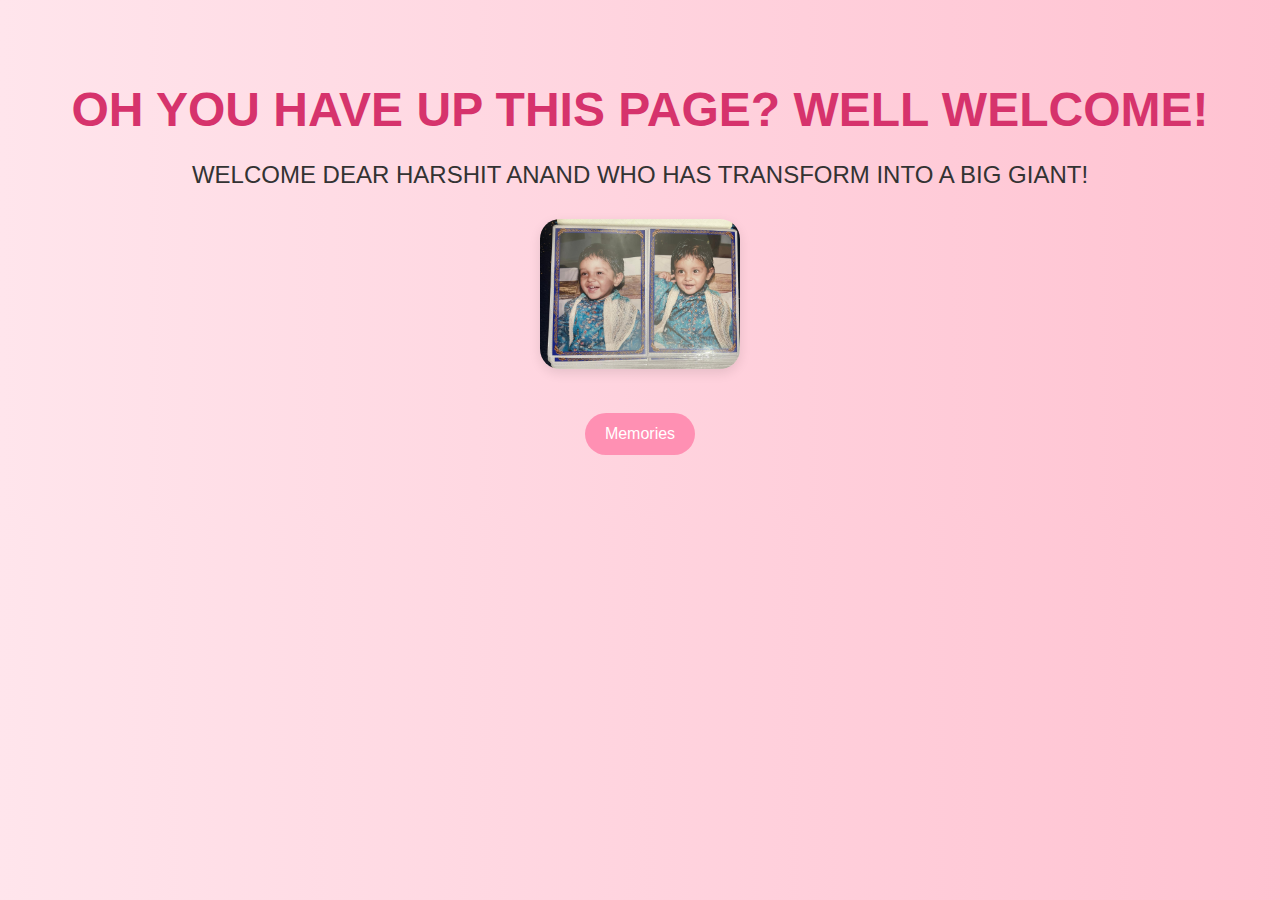
<file: index.html>
<!DOCTYPE html>
<html lang="en">
<head>
  <meta charset="UTF-8" />
  <meta name="viewport" content="width=device-width, initial-scale=1.0" />
  <title>Happy Birthday!</title>
  <link rel="stylesheet" href="style/style.css" />
</head>
<body>
  <div class="container">
    <h1>OH YOU HAVE UP THIS PAGE?  WELL WELCOME!</h1>
    <p class="subtitle">WELCOME DEAR HARSHIT ANAND WHO HAS TRANSFORM INTO A BIG GIANT!</p>
    <img src="WhatsApp Image 2025-04-03 at 20.14.58_2d2d34ec.jpg" alt="Birthday Cake" class="cake-img" />
    <div class="nav-buttons">
      <a href="memories.html">Memories</a>
    
    </div>
  </div>
</body>
</html>
</file>
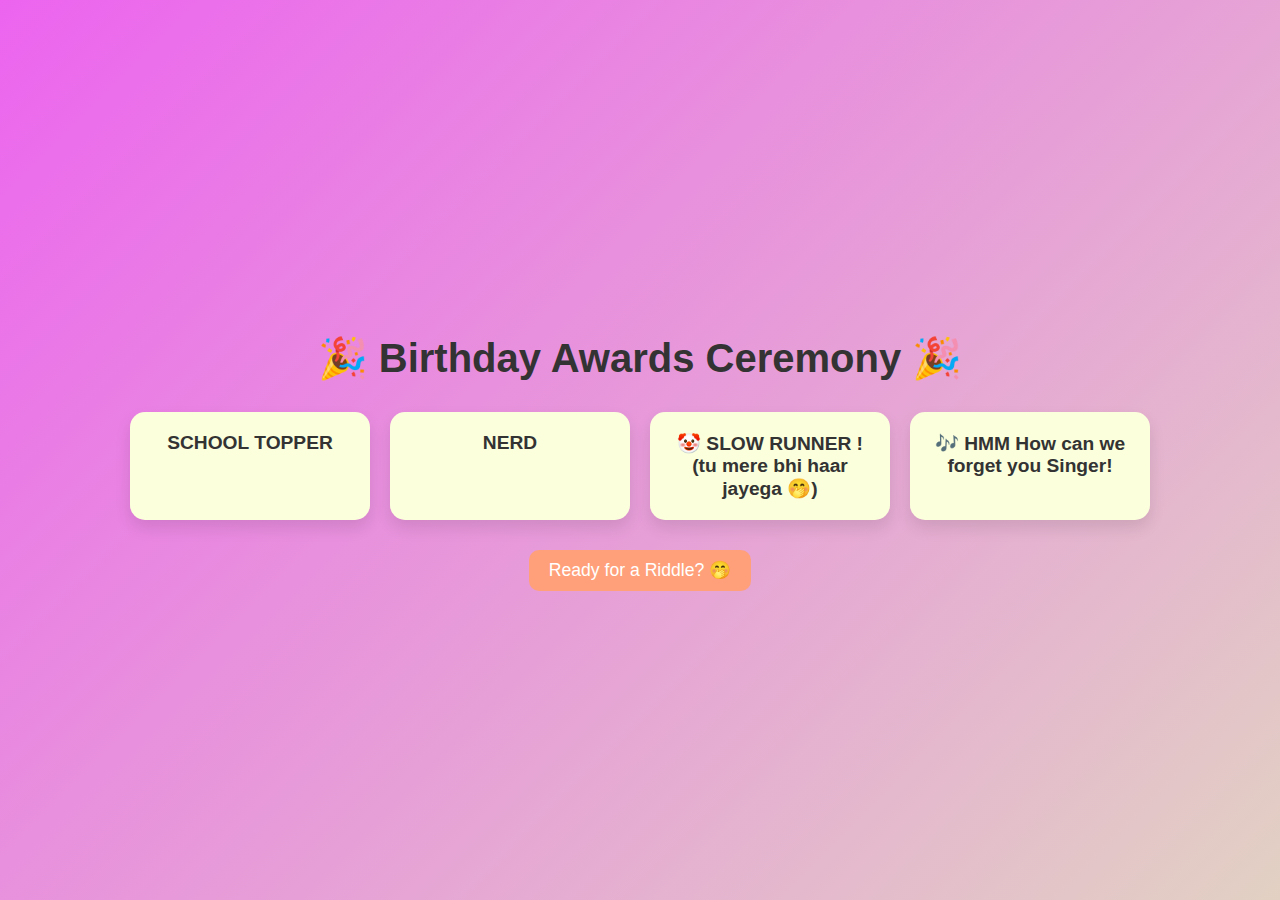
<file: fun.html>
<!DOCTYPE html>
<html lang="en">
<head>
  <meta charset="UTF-8" />
  <meta name="viewport" content="width=device-width, initial-scale=1.0"/>
  <title>Birthday Awards Ceremony</title>
  <link rel="stylesheet" href="style/fun.css" />
</head>
<body>
  <div class="container">
    <h1>🎉 Birthday Awards Ceremony 🎉</h1>

    <div class="awards">
      <div class="card"> <strong>SCHOOL TOPPER</strong><br></div>
      <div class="card"> <strong>NERD</strong></div>
      <div class="card">🤡 <strong>SLOW RUNNER !  (tu mere bhi haar jayega 🤭)</strong></div>
      <div class="card">🎶 <strong>HMM How can we forget you Singer!</strong></div>
    </div>

    <button onclick="goToSecretPage()">Ready for a Riddle? 🤭</button>
  </div>

  <script>
    function goToSecretPage() {
      window.location.href = "secret.html";
    }
  </script>
</body>
</html>
</file>
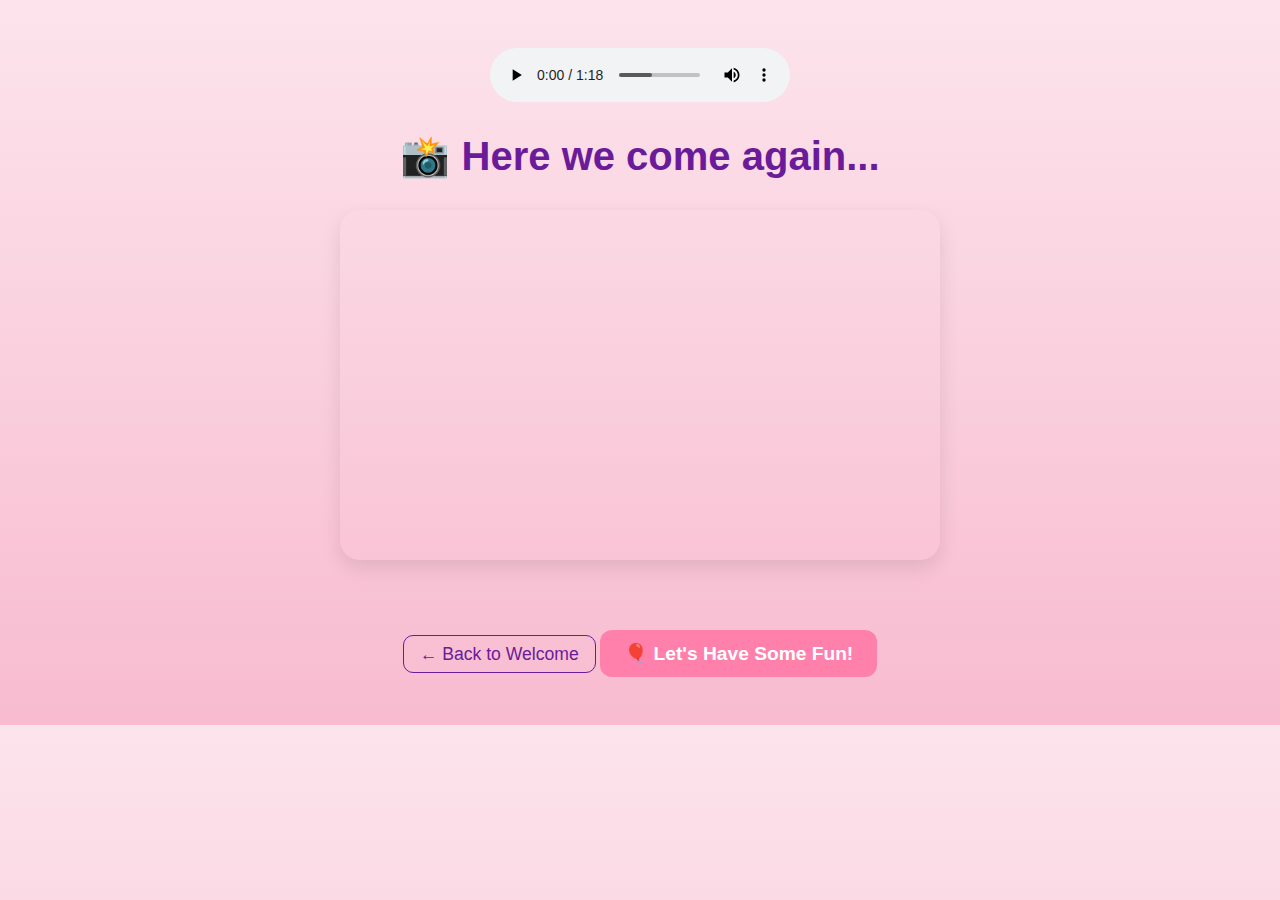
<file: memories.html>
<!DOCTYPE html>
<html lang="en">
<head>
  <meta charset="UTF-8" />
  <meta name="viewport" content="width=device-width, initial-scale=1.0"/>
  <title>Memories</title>
  <link rel="stylesheet" href="style/memories.css" />
</head>
<body>
  <audio id="bgMusic" loop controls>

        <source src="audio/pure-love-304010.mp3" type="audio/mpeg">
        Your browser does not support the audio element.
      </audio>
      
  <h1>📸 Here we come again...</h1>

  <div class="slideshow-container">
    <!-- We’ll fill this later -->
  </div>

  <a class="back-link" href="index.html">← Back to Welcome</a>
  <a href="fun.html">
    <button class="fun-btn">🎈 Let's Have Some Fun!</button>
  </a>

  <script src="js/memories.js"></script>
  <script>
    document.a
</file>
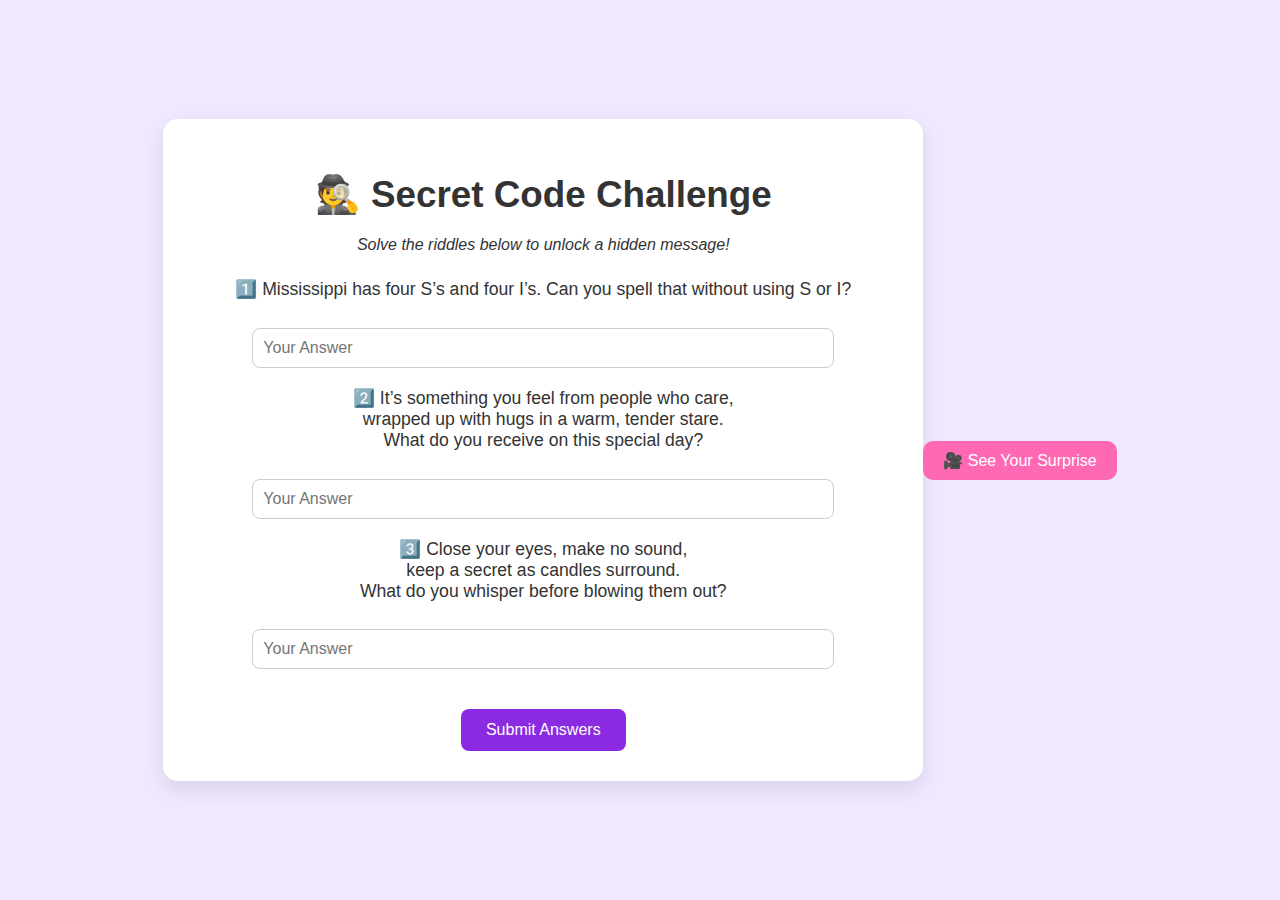
<file: secret.html>
<!DOCTYPE html>
<html lang="en">
<head>
  <meta charset="UTF-8" />
  <meta name="viewport" content="width=device-width, initial-scale=1.0"/>
  <title>Secret Code Challenge</title>
  <link rel="stylesheet" href="style/secret.css" />
</head>
<body>
  <div class="container">
    <h1>🕵️ Secret Code Challenge</h1>
    <p class="intro">Solve the riddles below to unlock a hidden message!</p>

    <div class="riddle">
      <p>1️⃣ Mississippi has four S’s and four I’s. Can you spell that without using S or I?</p>
      <input type="text" id="answer1" placeholder="Your Answer" />
    </div>

    <div class="riddle">
      <p>2️⃣ It’s something you feel from people who care,<br>
         wrapped up with hugs in a warm, tender stare.<br>
         What do you receive on this special day?</p>
      <input type="text" id="answer2" placeholder="Your Answer" />
    </div>

    <div class="riddle">
      <p>3️⃣ Close your eyes, make no sound,<br>
         keep a secret as candles surround.<br>
         What do you whisper before blowing them out?</p>
      <input type="text" id="answer3" placeholder="Your Answer" />
    </div>

    <button onclick="checkAnswers()">Submit Answers</button>

    <div id="result" class="hidden">
      <h2>🎉 You unlocked the secret message!</h2>
      <p class="quote">"You're the reason laughter echoes a little louder 🤭"</p>
      <p>who is that? 😉 hehe tell us! 🤭 </p>
    </div>
  </div>
  <!-- Add this inside the secret.html where the "See Your Surprise" button appears -->
  
  
 
    <a href="video.html">
      <button style="padding: 10px 20px; font-size: 16px; background-color: #ff69b4; border: none; color: white; border-radius: 10px; cursor: pointer;">
        🎥 See Your Surprise
      </button>
    </a>
  
  

  <script src="js/secret.js"></script>
</body>
</html>
</file>
<file: style/style.css>
body {
    margin: 0;
    padding: 0;
    font-family: 'Poppins', sans-serif;
    background: linear-gradient(to right, #ffe5ec, #ffc2d1);
    color: #d6336c;
    text-align: center;
  }
  
  .container {
    padding: 50px 20px;
  }
  
  h1 {
    font-size: 3rem;
    margin-bottom: 10px;
  }
  
  .subtitle {
    font-size: 1.5rem;
    color: #333;
    margin-bottom: 30px;
  }
  
  .cake-img {
    width: 200px;
    border-radius: 20px;
    box-shadow: 0 4px 12px rgba(0,0,0,0.1);
    margin-bottom: 30px;
  }
  
  .nav-buttons a {
    display: inline-block;
    margin: 10px;
    padding: 12px 20px;
    background-color: #ff90b3;
    color: white;
    text-decoration: none;
    border-radius: 25px;
    transition: 0.3s;
  }
  
  .nav-buttons a:hover {
    background-color: #ff6392;
  }
  .memories-container {
    background: linear-gradient(to right, #fbcfe8, #f5d0fe);
    padding: 50px 20px;
    text-align: center;
    color: #6b21a8;
  }
  
  .memories-container h1 {
    font-size: 2.5rem;
    margin-bottom: 30px;
    font-weight: bold;
  }
  
  .slideshow {
    max-width: 600px;
    margin: 0 auto;
    position: relative;
  }
  
  .slideshow img {
    width: 100%;
    height: auto;
    border-radius: 20px;
    box-shadow: 0 8px 16px rgba(0,0,0,0.2);
  }
  
  .slides {
    display: none;
  }
  
  .fade {
    animation: fade 1.5s ease-in-out;
  }
  
  @keyframes fade {
    from {opacity: 0.4}
    to {opacity: 1}
  }
</file>
<file: style/fun.css>
body {
    margin: 0;
    font-family: 'Segoe UI', Tahoma, Geneva, Verdana, sans-serif;
    background: linear-gradient(135deg, #ec64ef, #e2d1c3);
    color: #333;
    display: flex;
    align-items: center;
    justify-content: center;
    min-height: 100vh;
  }
  
  .container {
    text-align: center;
    padding: 20px;
  }
  
  h1 {
    font-size: 2.5rem;
    margin-bottom: 30px;
  }
  
  .awards {
    display: flex;
    flex-wrap: wrap;
    gap: 20px;
    justify-content: center;
    margin-bottom: 30px;
  }
  
  .card {
    background: #fbffdc;
    padding: 20px;
    border-radius: 15px;
    box-shadow: 0 8px 16px rgba(0,0,0,0.1);
    width: 200px;
    font-size: 1.2rem;
    font-weight: bold;
  }
  
  button {
    padding: 10px 20px;
    background-color: #ffa07a;
    border: none;
    color: white;
    font-size: 1.1rem;
    border-radius: 10px;
    cursor: pointer;
    transition: background-color 0.3s ease;
  }
  
  button:hover {
    background-color: #ff7f50;
  }
</file>
<file: style/memories.css>
body {
    font-family: 'Segoe UI', sans-serif;
    background: linear-gradient(to bottom, #fce4ec, #f8bbd0);
    text-align: center;
    padding: 40px 20px;
    color: #6a1b9a;
  }
  
  h1 {
    font-size: 2.5em;
    margin-bottom: 30px;
  }
  
  .slideshow-container {
    max-width: 600px;
    margin: 0 auto 40px;
    position: relative;
    height: 350px;
    overflow: hidden;
    border-radius: 20px;
    box-shadow: 0 8px 20px rgba(0,0,0,0.1);
  }
  
  .slides {
    display: none;
    width: 100%;
    height: 100%;
  }
  
  .slides img {
    width: 100%;
    height: 100%;
    object-fit: cover;
    border-radius: 20px;
  }
  
  .back-link {
    font-size: 1.1em;
    text-decoration: none;
    color: #6a1b9a;
    border: 1px solid #6a1b9a;
    padding: 8px 16px;
    border-radius: 10px;
    transition: background 0.3s ease;
  }
  
  .back-link:hover {
    background-color: #f3e5f5;
  }

  

  /*button beautifying*/
  .fun-btn {
    margin-top: 30px;
    padding: 12px 24px;
    background-color: #ff80ab; /* Soft pink color */
    color: white;
    border: none;
    border-radius: 12px;
    font-size: 1.2rem;
    font-weight: bold;
    cursor: pointer;
    transition: transform 0.3s ease, box-shadow 0.3s ease;
  }
  
  .fun-btn:hover {
    transform: scale(1.05); /* Slightly enlarge on hover */
    box-shadow: 0 4px 12px rgba(255, 128, 171, 0.4);
  }
</file>
<file: style/secret.css>
body {
    margin: 0;
    font-family: 'Segoe UI', sans-serif;
    background: #f0e8ff;
    color: #333;
    display: flex;
    align-items: center;
    justify-content: center;
    min-height: 100vh;
  }
  
  .container {
    width: 90%;
    max-width: 700px;
    text-align: center;
    padding: 30px;
    background: #fff;
    border-radius: 15px;
    box-shadow: 0 8px 20px rgba(0,0,0,0.1);
  }
  
  h1 {
    font-size: 2.3rem;
    margin-bottom: 20px;
  }
  
  .intro {
    font-style: italic;
    margin-bottom: 25px;
  }
  
  .riddle {
    margin: 20px 0;
    font-size: 1.1rem;
  }
  
  input[type="text"] {
    padding: 10px;
    width: 80%;
    margin-top: 10px;
    border-radius: 8px;
    border: 1px solid #ccc;
    font-size: 1rem;
  }
  
  button {
    margin-top: 20px;
    padding: 12px 25px;
    background-color: #8a2be2;
    color: white;
    font-size: 1rem;
    border: none;
    border-radius: 8px;
    cursor: pointer;
  }
  
  button:hover {
    background-color: #6a1cb1;
  }
  
  .hidden {
    display: none;
  }
  
  #result {
    margin-top: 30px;
    background: #f9f2ff;
    padding: 20px;
    border-radius: 10px;
    border: 1px dashed #a772f3;
  }
  
  .quote {
    font-weight: bold;
    font-size: 1.2rem;
    color: #8a2be2;
  }
</file>
